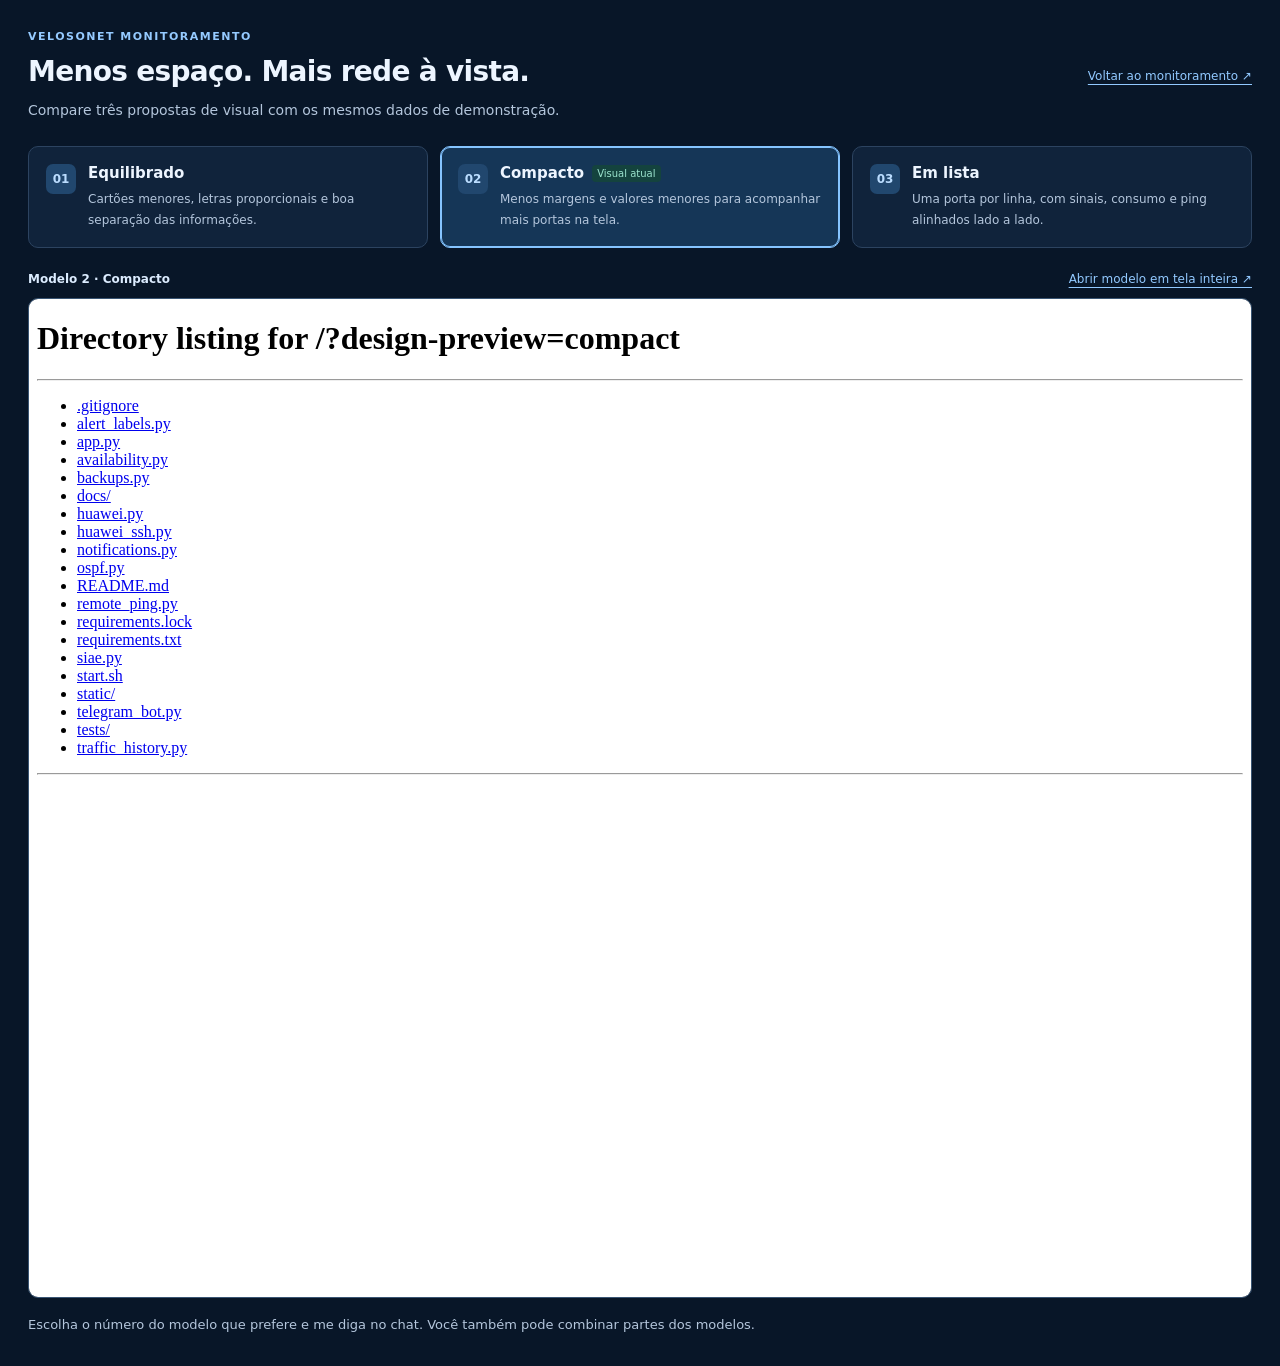
<file: static/design-options.html>
<!DOCTYPE html>
<html lang="pt-BR">
<head>
  <meta charset="utf-8">
  <meta name="viewport" content="width=device-width,initial-scale=1">
  <meta name="theme-color" content="#081628">
  <title>Escolha o visual · VELOSONET</title>
  <link rel="icon" href="/static/favicon.svg" type="image/svg+xml">
  <link rel="stylesheet" href="/static/design-options.css">
  <script src="/static/design-options.js" defer></script>
</head>
<body>
  <main>
    <header class="choice-heading">
      <div><p class="brand">VELOSONET MONITORAMENTO</p><h1>Menos espaço. Mais rede à vista.</h1><p>Compare três propostas de visual com os mesmos dados de demonstração.</p></div>
      <a href="/" class="back-link">Voltar ao monitoramento ↗</a>
    </header>
    <div class="choices" role="group" aria-label="Escolher modelo de visual">
      <button type="button" data-model="balanced" aria-pressed="false"><span class="model-number">01</span><span><strong>Equilibrado</strong><span>Cartões menores, letras proporcionais e boa separação das informações.</span></span></button>
      <button type="button" data-model="compact" aria-pressed="true"><span class="model-number">02</span><span><strong>Compacto <small>Visual atual</small></strong><span>Menos margens e valores menores para acompanhar mais portas na tela.</span></span></button>
      <button type="button" data-model="list" aria-pressed="false"><span class="model-number">03</span><span><strong>Em lista</strong><span>Uma porta por linha, com sinais, consumo e ping alinhados lado a lado.</span></span></button>
    </div>
    <div class="preview-heading"><p id="model-description" aria-live="polite">Modelo 2 · Compacto</p><a id="full-preview" href="/?design-preview=compact" target="_blank" rel="noopener">Abrir modelo em tela inteira ↗</a></div>
    <iframe id="design-frame" src="/?design-preview=compact" title="Prévia do modelo Compacto"></iframe>
    <p class="choice-note">Escolha o número do modelo que prefere e me diga no chat. Você também pode combinar partes dos modelos.</p>
  </main>
</body>
</html>
</file>
<file: static/design-options.css>
:root{color-scheme:dark;font-family:system-ui,-apple-system,'Segoe UI',sans-serif;color:#edf5ff;background:#081628}
*{box-sizing:border-box}body{margin:0}main{max-width:1600px;margin:0 auto;padding:30px 28px}a{color:#92c9ff;text-underline-offset:4px}.choice-heading{display:flex;align-items:center;justify-content:space-between;gap:24px;margin-bottom:24px}.brand{font-size:11px;font-weight:750;letter-spacing:1.5px;color:#95caff;margin:0 0 12px}h1{font-size:28px;line-height:1.2;letter-spacing:-.7px;margin:0 0 10px}.choice-heading>div>p:last-child{margin:0;color:#b4c6dc;font-size:14px;line-height:1.7}.back-link{font-size:12px;white-space:nowrap}.choices{display:grid;grid-template-columns:repeat(3,minmax(0,1fr));gap:12px}.choices button{display:flex;align-items:flex-start;gap:12px;padding:17px;text-align:left;font:inherit;background:#10233b;border:1px solid #2c4360;border-radius:10px;color:inherit;cursor:pointer}.choices button[aria-pressed=true]{border-color:#85c4ff;background:#153657;box-shadow:inset 0 0 0 1px #85c4ff}.choices button:hover{border-color:#85c4ff}.choices button:focus-visible,a:focus-visible{outline:3px solid #b7dbff;outline-offset:4px}.model-number{display:grid;place-items:center;flex-shrink:0;width:30px;height:30px;border-radius:7px;background:#21476e;font-size:12px;color:#bbddff;font-weight:650}.choices button>span:last-child{min-width:0}.choices strong{display:flex;flex-wrap:wrap;gap:8px;align-items:center;font-size:15px;font-weight:650}.choices small{font-size:10px;color:#9ce4ce;background:#14433e;border-radius:4px;padding:3px 5px;font-weight:500}.choices strong+span{display:block;color:#b4c6dc;font-size:12px;line-height:1.7;margin-top:7px}.preview-heading{display:flex;align-items:center;justify-content:space-between;gap:12px;margin:24px 0 12px;font-size:12px}.preview-heading p{margin:0;color:#dcecff;font-weight:600}.preview-heading a{font-size:12px}iframe{display:block;width:100%;height:1000px;border:1px solid #395574;border-radius:10px;background:#081628}.choice-note{color:#b4c6dc;font-size:13px;line-height:1.7;margin:16px 0 0}@media(max-width:700px){main{padding:22px 14px}.choice-heading{align-items:flex-start;flex-direction:column;gap:14px}h1{font-size:24px}.choices{grid-template-columns:1fr}.choices button{padding:12px}.preview-heading{align-items:flex-start;flex-direction:column}.choices strong+span{margin-top:4px}iframe{height:900px}}
</file>
